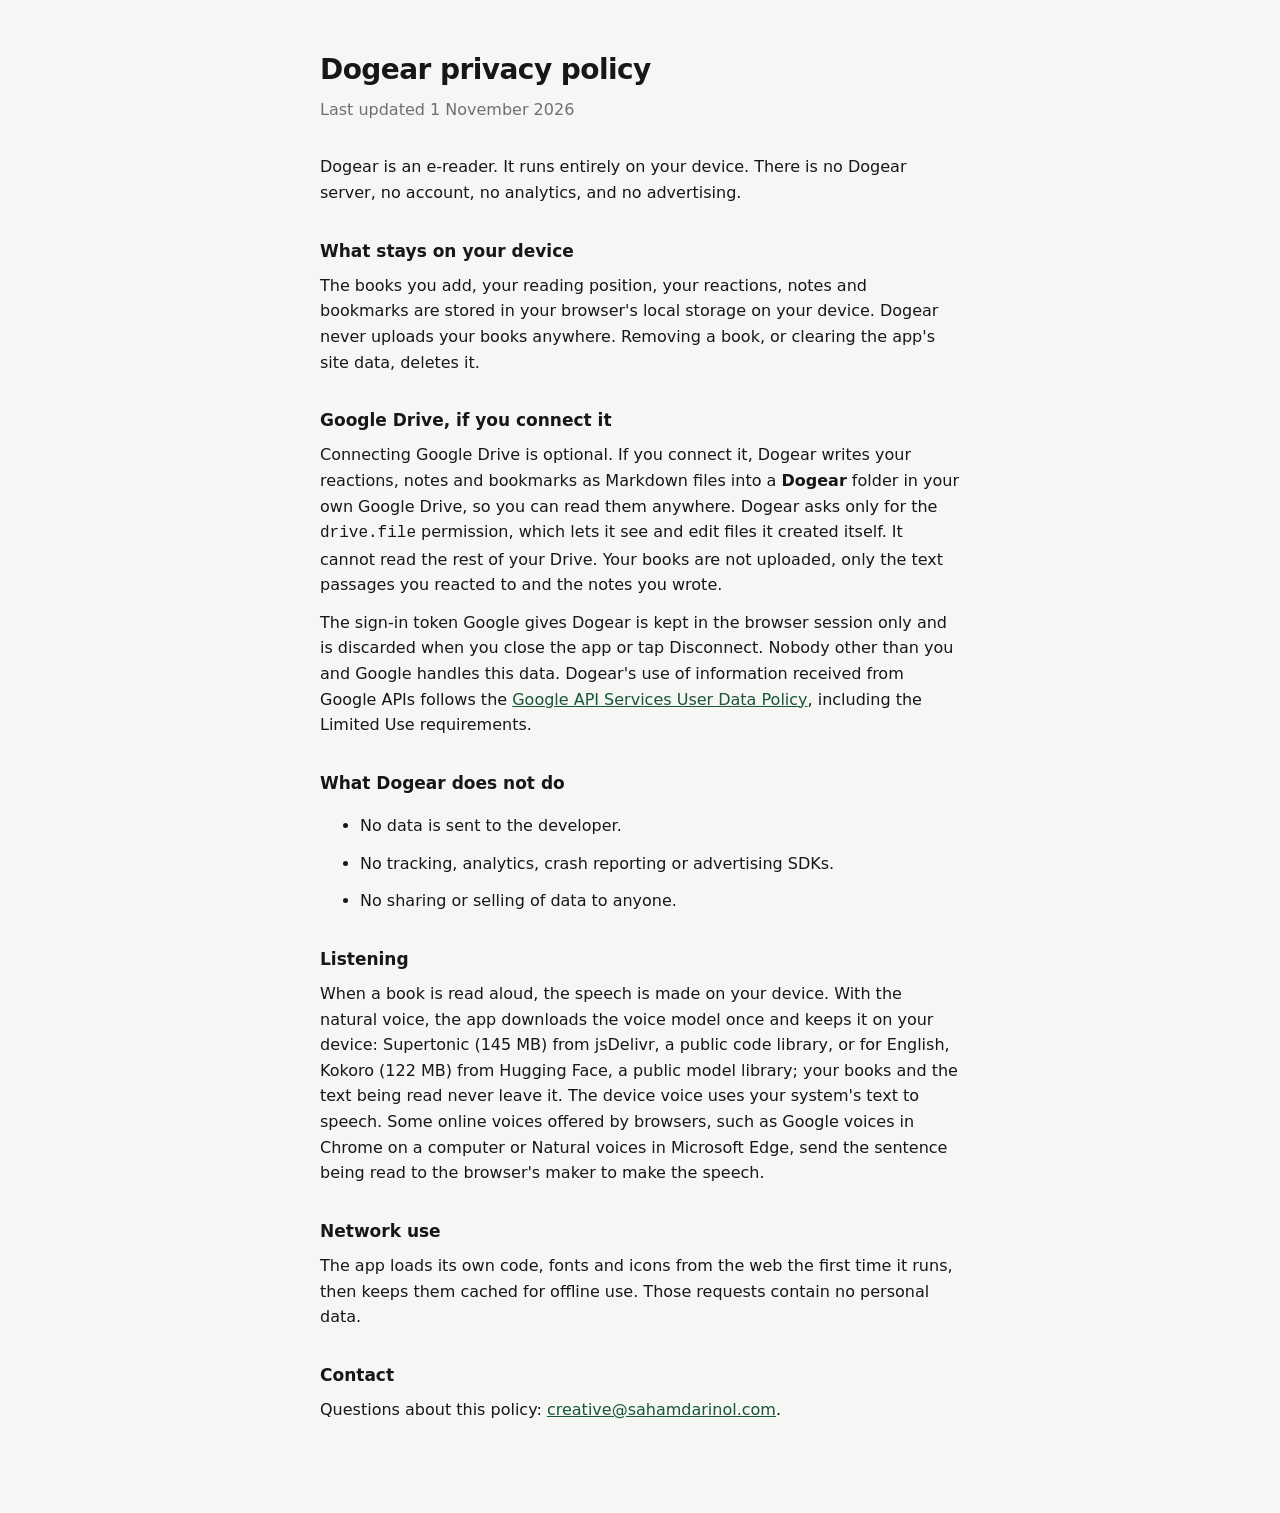
<file: privacy.html>
<!doctype html>
<html lang="en">
<head>
<meta charset="utf-8">
<meta name="viewport" content="width=device-width, initial-scale=1">
<title>Dogear privacy policy</title>
<link rel="icon" href="icons/icon.svg" type="image/svg+xml">
<style>
  :root { color-scheme: light dark; }
  body { margin: 0; padding: 48px 20px 80px; background: #f6f6f4; color: #171717; font: 16px/1.6 "Geist", system-ui, -apple-system, "Segoe UI", sans-serif; }
  @media (prefers-color-scheme: dark) { body { background: #121214; color: #ebebe6; } a { color: #7ed2a0; } }
  main { max-width: 640px; margin: 0 auto; }
  h1 { font-size: 28px; letter-spacing: -.02em; margin: 0 0 4px; }
  h2 { font-size: 17px; margin: 32px 0 8px; }
  p, li { margin: 0 0 12px; }
  .sub { opacity: .6; margin-bottom: 32px; }
  a { color: #185538; }
</style>
</head>
<body>
<main>
  <h1>Dogear privacy policy</h1>
  <p class="sub">Last updated 1 November 2026</p>

  <p>Dogear is an e-reader. It runs entirely on your device. There is no Dogear server, no account, no analytics, and no advertising.</p>

  <h2>What stays on your device</h2>
  <p>The books you add, your reading position, your reactions, notes and bookmarks are stored in your browser's local storage on your device. Dogear never uploads your books anywhere. Removing a book, or clearing the app's site data, deletes it.</p>

  <h2>Google Drive, if you connect it</h2>
  <p>Connecting Google Drive is optional. If you connect it, Dogear writes your reactions, notes and bookmarks as Markdown files into a <b>Dogear</b> folder in your own Google Drive, so you can read them anywhere. Dogear asks only for the <code>drive.file</code> permission, which lets it see and edit files it created itself. It cannot read the rest of your Drive. Your books are not uploaded, only the text passages you reacted to and the notes you wrote.</p>
  <p>The sign-in token Google gives Dogear is kept in the browser session only and is discarded when you close the app or tap Disconnect. Nobody other than you and Google handles this data. Dogear's use of information received from Google APIs follows the <a href="https://developers.google.com/terms/api-services-user-data-policy" rel="noopener">Google API Services User Data Policy</a>, including the Limited Use requirements.</p>

  <h2>What Dogear does not do</h2>
  <ul>
    <li>No data is sent to the developer.</li>
    <li>No tracking, analytics, crash reporting or advertising SDKs.</li>
    <li>No sharing or selling of data to anyone.</li>
  </ul>

  <h2>Listening</h2>
  <p>When a book is read aloud, the speech is made on your device. With the natural voice, the app downloads the voice model once and keeps it on your device: Supertonic (145 MB) from jsDelivr, a public code library, or for English, Kokoro (122 MB) from Hugging Face, a public model library; your books and the text being read never leave it. The device voice uses your system's text to speech. Some online voices offered by browsers, such as Google voices in Chrome on a computer or Natural voices in Microsoft Edge, send the sentence being read to the browser's maker to make the speech.</p>
  <h2>Network use</h2>
  <p>The app loads its own code, fonts and icons from the web the first time it runs, then keeps them cached for offline use. Those requests contain no personal data.</p>

  <h2>Contact</h2>
  <p>Questions about this policy: <a href="mailto:creative@sahamdarinol.com">creative@sahamdarinol.com</a>.</p>
</main>
</body>
</html>
</file>
